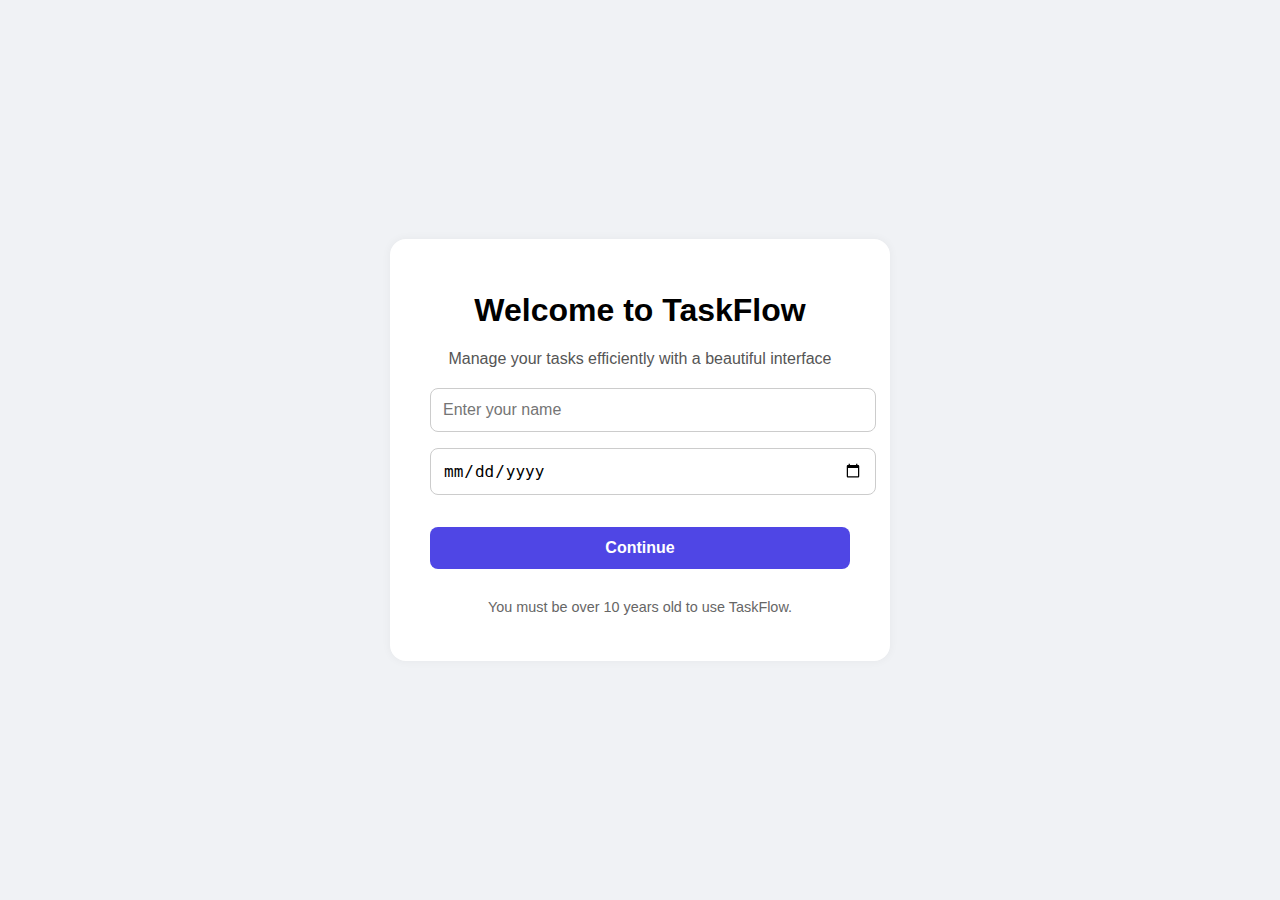
<file: index.html>
<!-- index.html - Redesigned to match modern light layout -->
<!DOCTYPE html>
<html lang="en">
<head>
  <meta charset="UTF-8">
  <meta name="viewport" content="width=device-width, initial-scale=1.0">
  <title>Welcome to TaskFlow</title>
  <link rel="stylesheet" href="style.css">
</head>
<body class="landing">
  <div class="center-box">
    <h1>Welcome to TaskFlow</h1>
    <p style="margin-bottom: 1.2rem; color: #555">Manage your tasks efficiently with a beautiful interface</p>
    <form id="user-form">
      <input type="text" id="name" placeholder="Enter your name" required>
      <input type="date" id="dob" required>
      <p id="error" class="error"></p>
      <button type="submit">Continue</button>
    </form>
    <p class="note">You must be over 10 years old to use TaskFlow.</p>
  </div>

  <div id="locale-placeholder" data-locale="guj" hidden></div>
  <script src="index.js"></script>
</body>
</html>
</file>
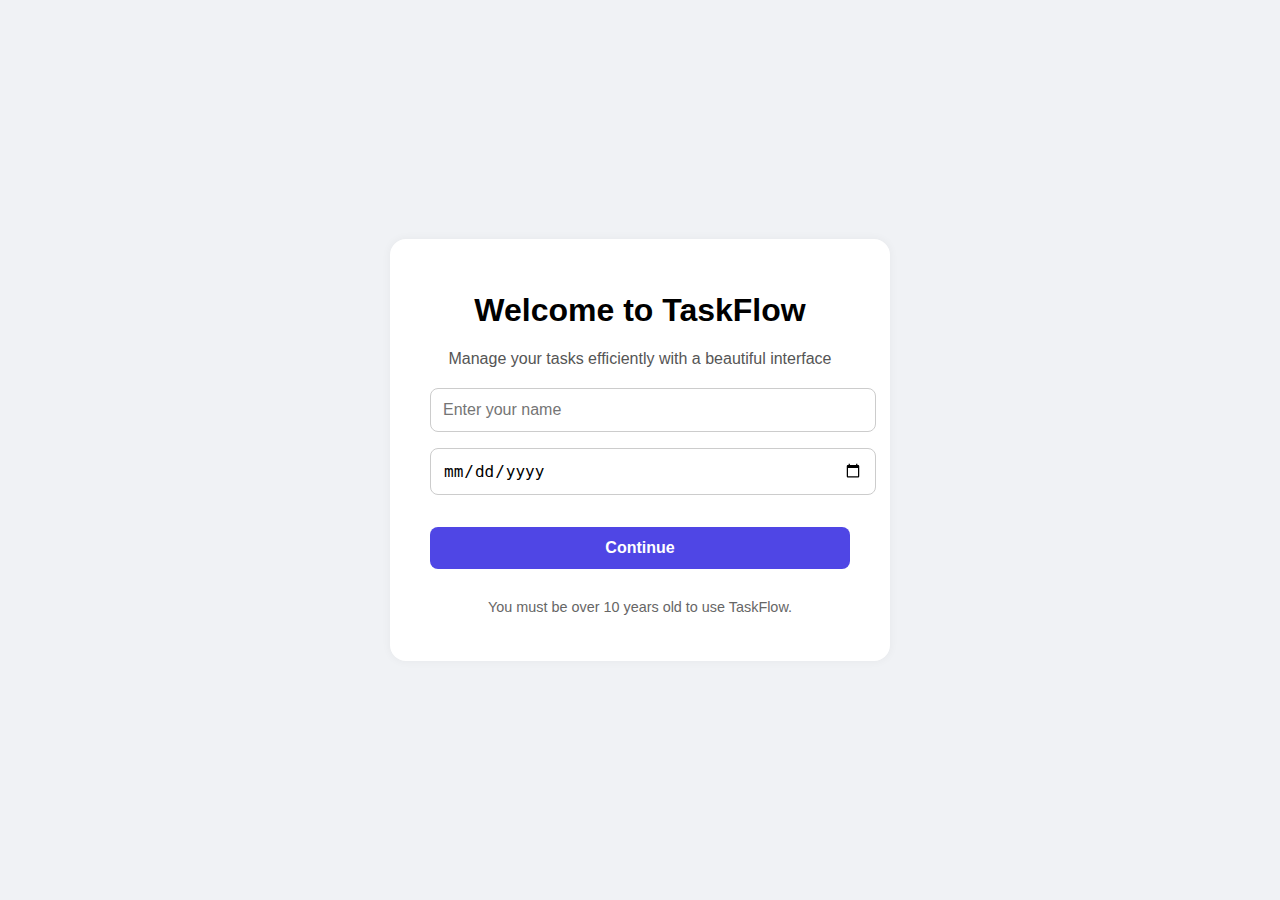
<file: app.html>
<!-- app.html - Updated for Left Sidebar Layout dvdn -->
<!DOCTYPE html>
<html lang="en">
<head>
  <meta charset="UTF-8">
  <meta name="viewport" content="width=device-width, initial-scale=1.0">
  <title>TaskFlow App</title>
  <link rel="stylesheet" href="style.css">
</head>
<body class="alt">

  <!-- Sidebar Navigation -->
  <div class="sidebar">
    <h1>TaskFlow</h1>
    <button class="active" data-tab="todo">Todo (<span id="todo-count">0</span>)</button>
    <button data-tab="completed">Completed (<span id="completed-count">0</span>)</button>
    <button data-tab="archived">Archived (<span id="archived-count">0</span>)</button>
  </div>

  <!-- Main Content Panel -->
  <div class="main-panel">
    <div class="user-panel">
      <div class="user-info">
        <img id="avatar" src="" alt="User Avatar">
        <span id="username">User</span>
      </div>
      <button id="signout">Sign Out</button>
    </div>

    <div class="task-entry">
      <input type="text" id="task-text" placeholder="Enter your task">
      <button id="add-task">Add Task</button>
    </div>

    <div id="todo" class="task-stage task-container active"></div>
    <div id="completed" class="task-stage task-container"></div>
    <div id="archived" class="task-stage task-container"></div>
  </div>

  <div id="toast" class="toast hidden"></div>

  <script src="app.js"></script>
</body>
</html>
</file>
<file: style.css>
/* Unique Style - Card-Based Left-Nav Layout */

body.alt {
  margin: 0;
  font-family: 'Inter', sans-serif;
  background: #f0f2f5;
  color: #222;
  display: flex;
  flex-direction: column;
  min-height: 100vh;
}

/* Sidebar Navigation */
.sidebar {
  background: #ffffff;
  width: 220px;
  min-height: 100vh;
  box-shadow: 2px 0 8px rgba(0,0,0,0.05);
  position: fixed;
  padding: 2rem 1rem;
  display: flex;
  flex-direction: column;
  gap: 1rem;
}

.sidebar h1 {
  font-size: 1.4rem;
  margin-bottom: 1rem;
  color: #4f46e5;
}

.sidebar button {
  background: none;
  border: none;
  text-align: left;
  padding: 0.6rem 1rem;
  border-radius: 6px;
  font-size: 1rem;
  cursor: pointer;
  transition: background 0.2s;
  color: #333;
}

.sidebar button:hover,
.sidebar button.active {
  background-color: #e0e7ff;
  font-weight: 600;
}

/* Main App Layout */
.main-panel {
  margin-left: 240px;
  padding: 2rem;
  flex: 1;
}

.user-panel {
  display: flex;
  justify-content: space-between;
  align-items: center;
  margin-bottom: 2rem;
}

.user-info {
  display: flex;
  align-items: center;
  gap: 0.75rem;
}

.user-info img {
  width: 40px;
  height: 40px;
  border-radius: 50%;
}

/* Task Entry */
.task-entry {
  display: flex;
  gap: 1rem;
  margin-bottom: 2rem;
}

.task-entry input {
  flex: 1;
  padding: 0.85rem;
  border-radius: 8px;
  border: 1px solid #ccc;
  background: #fff;
  font-size: 1rem;
}

.task-entry button {
  padding: 0.85rem 1.5rem;
  background-color: #4f46e5;
  color: white;
  border: none;
  border-radius: 8px;
  font-weight: bold;
  cursor: pointer;
  transition: background 0.2s;
}

.task-entry button:hover {
  background-color: #4338ca;
}

.task-container {
  display: grid;
  grid-template-columns: repeat(auto-fill, minmax(300px, 1fr));
  gap: 1.5rem;
}

.task-card {
  background: #fff;
  padding: 1.2rem;
  border-radius: 10px;
  box-shadow: 0 4px 12px rgba(0,0,0,0.06);
  display: flex;
  flex-direction: column;
  justify-content: space-between;
}

.task-card p {
  margin: 0 0 0.5rem;
  font-size: 1.05rem;
  font-weight: 500;
}

.task-card small {
  color: #888;
  font-size: 0.85rem;
}

.task-card .actions {
  margin-top: 1rem;
  display: flex;
  gap: 0.5rem;
  flex-wrap: wrap;
}

.task-card .actions button {
  padding: 0.4rem 0.9rem;
  border: none;
  border-radius: 6px;
  font-size: 0.85rem;
  cursor: pointer;
}

.toast {
  position: fixed;
  bottom: 2rem;
  right: 2rem;
  background: #10b981;
  color: white;
  padding: 1rem 1.25rem;
  border-radius: 10px;
  box-shadow: 0 0 12px rgba(0,0,0,0.2);
  transition: all 0.3s ease;
  font-weight: 500;
}

.toast.hidden {
  opacity: 0;
  transform: translateY(20px);
  pointer-events: none;
}

/* Center container for alt theme */
body.landing {
  display: flex;
  justify-content: center;
  align-items: center;
  height: 100vh;
  margin: 0;
  background: #f0f2f5;
  font-family: 'Inter', sans-serif;
}

.center-box {
  background: white;
  border-radius: 16px;
  padding: 2rem 2.5rem;
  box-shadow: 0 0 10px rgba(0,0,0,0.05);
  width: 100%;
  max-width: 420px;
  text-align: center;
}

.center-box input, .center-box button {
  width: 100%;
  padding: 0.75rem;
  font-size: 1rem;
  margin-bottom: 1rem;
  border-radius: 8px;
  border: 1px solid #ccc;
}

.center-box button {
  background: #4f46e5;
  color: white;
  font-weight: bold;
  cursor: pointer;
  border: none;
  transition: background 0.2s ease;
}

.center-box button:hover {
  background: #4338ca;
}

.note {
  font-size: 0.9rem;
  color: #666;
}

.error {
  color: #ef4444;
  font-size: 0.9rem;
  margin-bottom: 1rem;
}
</file>
